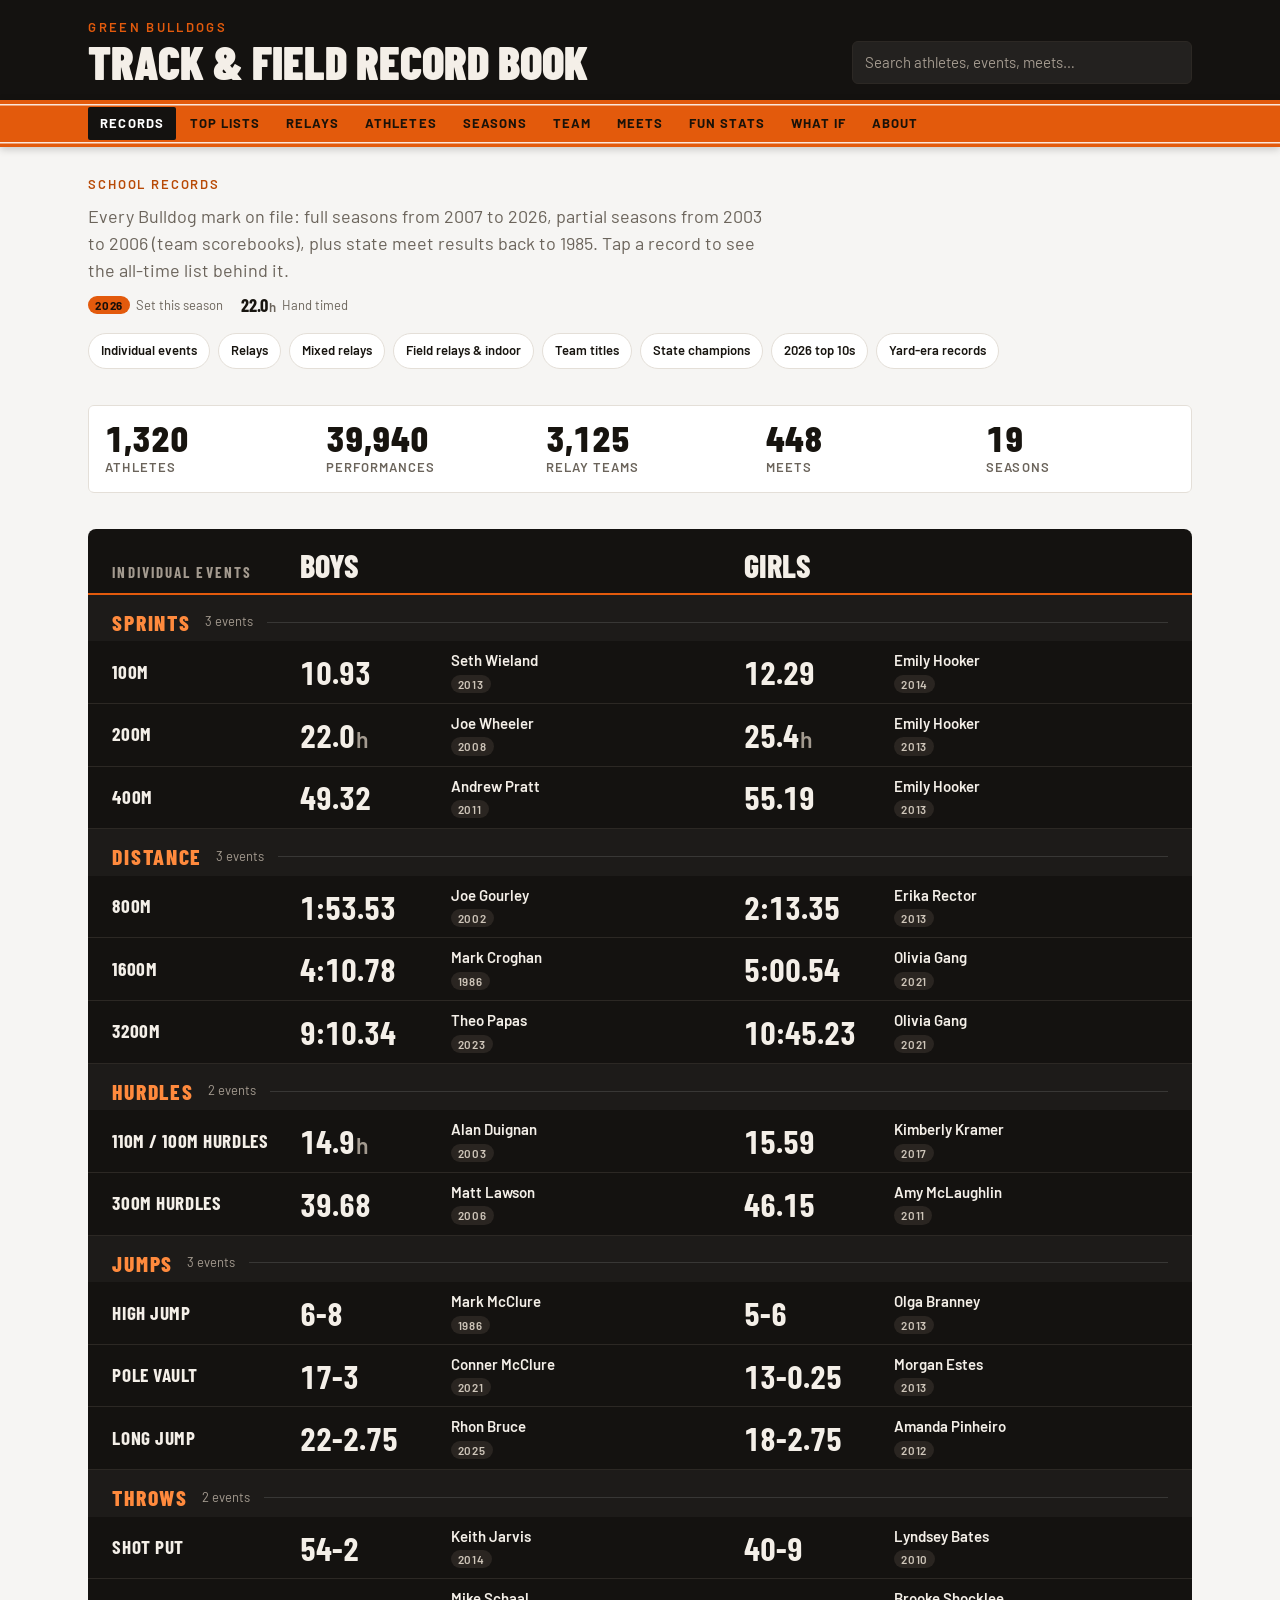
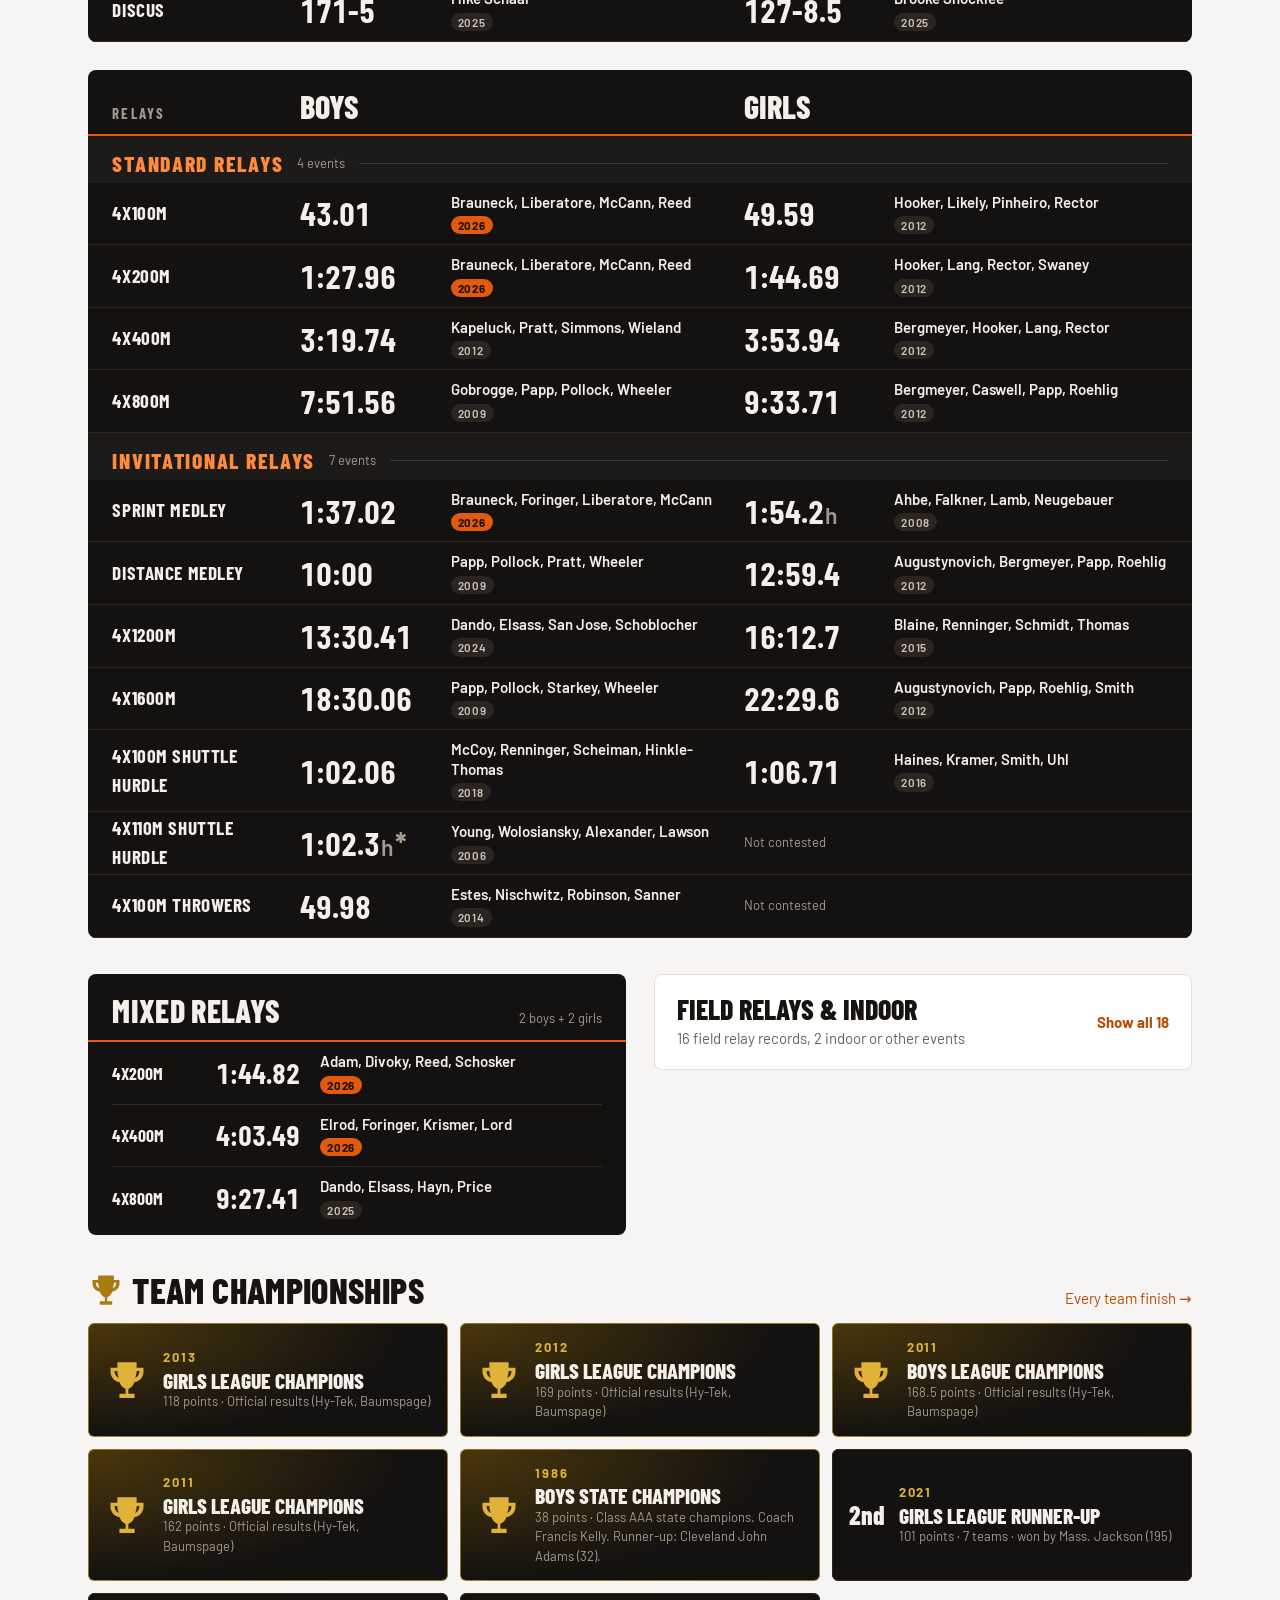
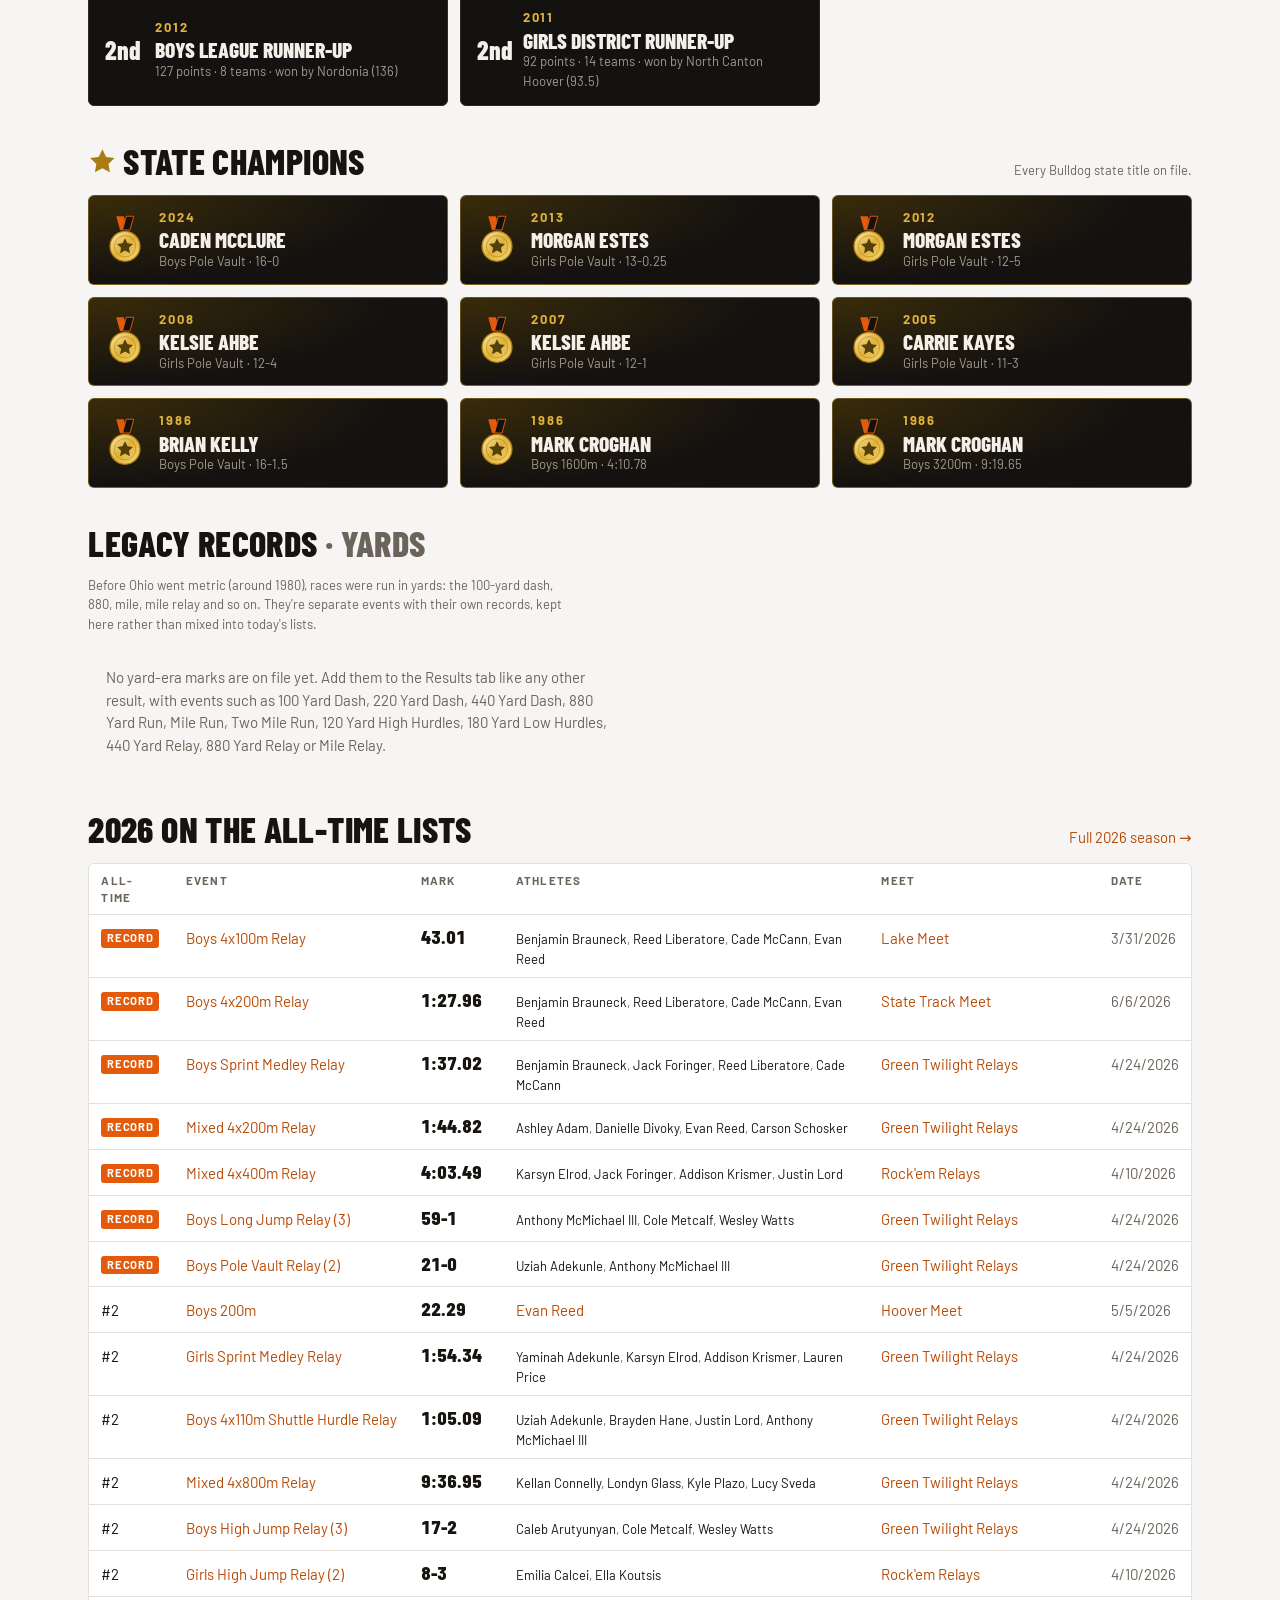
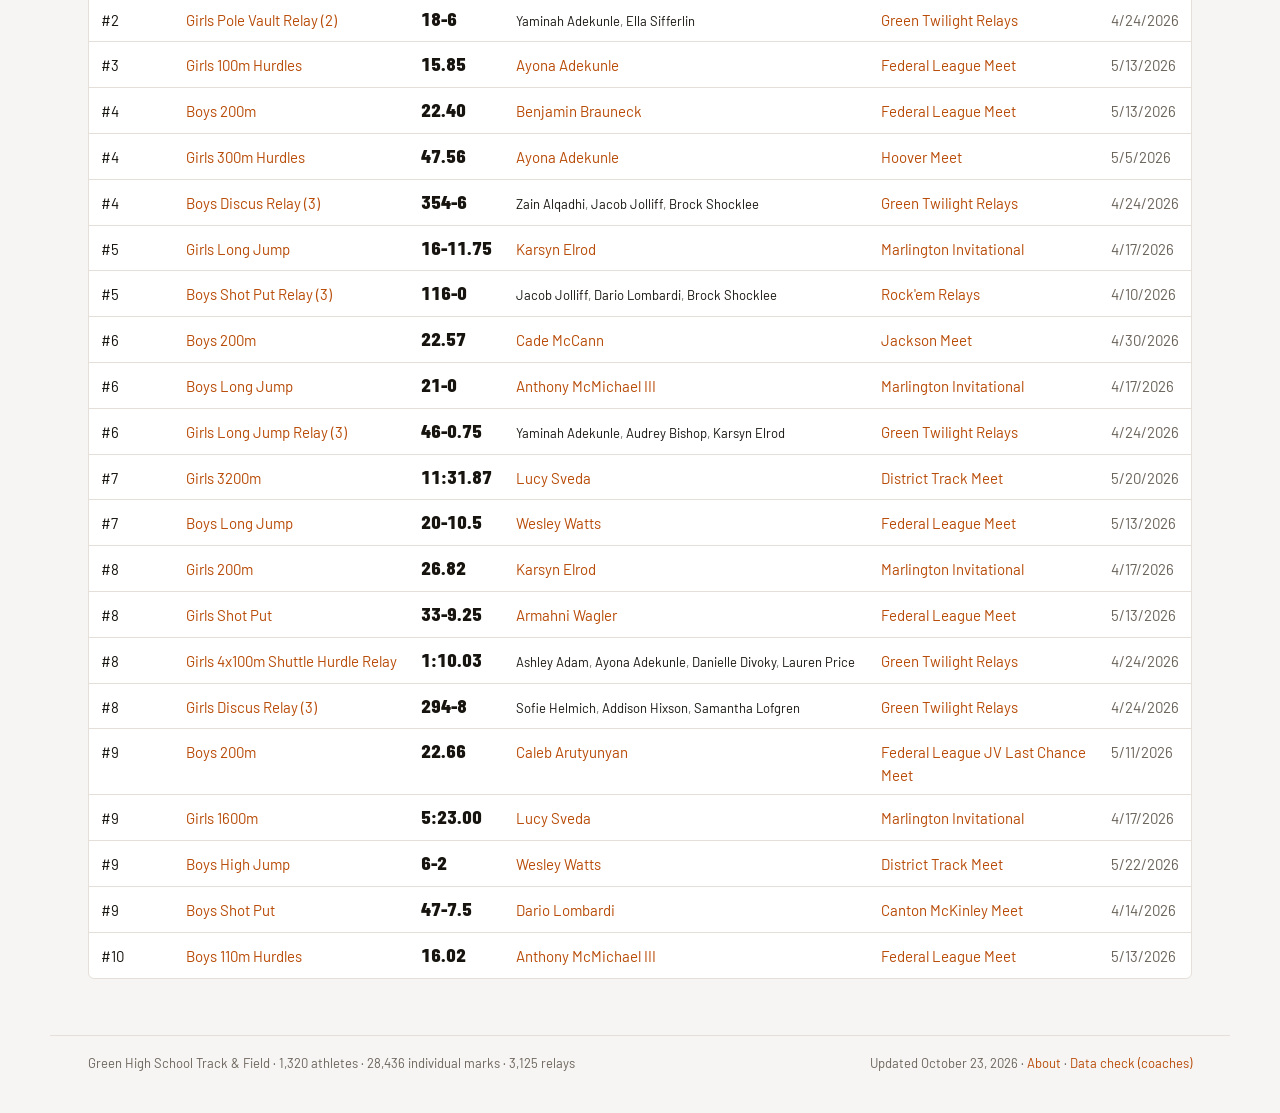
<file: site/index.html>
<!doctype html>
<html lang="en">
<head>
<meta charset="utf-8">
<meta name="viewport" content="width=device-width, initial-scale=1, viewport-fit=cover">
<title>Green Track &amp; Field Record Book</title>
<meta name="description" content="All-time results, school records, top lists and athlete histories for Green High School track and field.">
<link rel="preconnect" href="https://fonts.googleapis.com">
<link rel="preconnect" href="https://fonts.gstatic.com" crossorigin>
<link rel="stylesheet" href="https://fonts.googleapis.com/css2?family=Barlow+Condensed:wght@600;700;800;900&family=Barlow:ital,wght@0,400;0,500;0,600;0,700;1,400&display=swap">
<link rel="stylesheet" href="style.css">
</head>
<body>
<!--BODY-->
<header class="masthead">
  <div class="mast-inner">
    <a class="brand" href="#/">
      <span class="brand-school">Green Bulldogs</span>
      <span class="brand-title">Track &amp; Field Record Book</span>
    </a>
    <div class="search">
      <label class="sr-only" for="q">Search athletes, events and meets</label>
      <input id="q" type="search" placeholder="Search athletes, events, meets…" aria-controls="qres" autocomplete="off">
      <div id="qres" class="qres" hidden></div>
    </div>
  </div>
</header>
<div class="track">
  <nav class="tabs" aria-label="Sections">
    <a href="#/" data-tab="home">Records</a>
    <a href="#/top" data-tab="top">Top Lists</a>
    <a href="#/relays" data-tab="relays">Relays</a>
    <a href="#/athletes" data-tab="athletes">Athletes</a>
    <a href="#/season" data-tab="season">Seasons</a>
    <a href="#/team" data-tab="team">Team</a>
    <a href="#/meets" data-tab="meets">Meets</a>
    <a href="#/fun" data-tab="fun">Fun Stats</a>
    <a href="#/whatif" data-tab="whatif">What If</a>
    <a href="#/about" data-tab="about">About</a>
  </nav>
</div>
<main id="app" class="wrap" tabindex="-1"><p class="loading">Loading the record book…</p></main>
<footer class="wrap foot" id="foot"></footer>
<div id="tip" class="tip" hidden></div>
<button type="button" id="totop" class="totop" aria-label="Back to top" hidden><svg viewBox="0 0 24 24" aria-hidden="true"><path d="M12 5l-7 7m7-7l7 7M12 5v14" fill="none" stroke="currentColor" stroke-width="2.4" stroke-linecap="round" stroke-linejoin="round"/></svg></button>
<script src="app.js"></script>
<!--/BODY-->
</body>
</html>
</file>
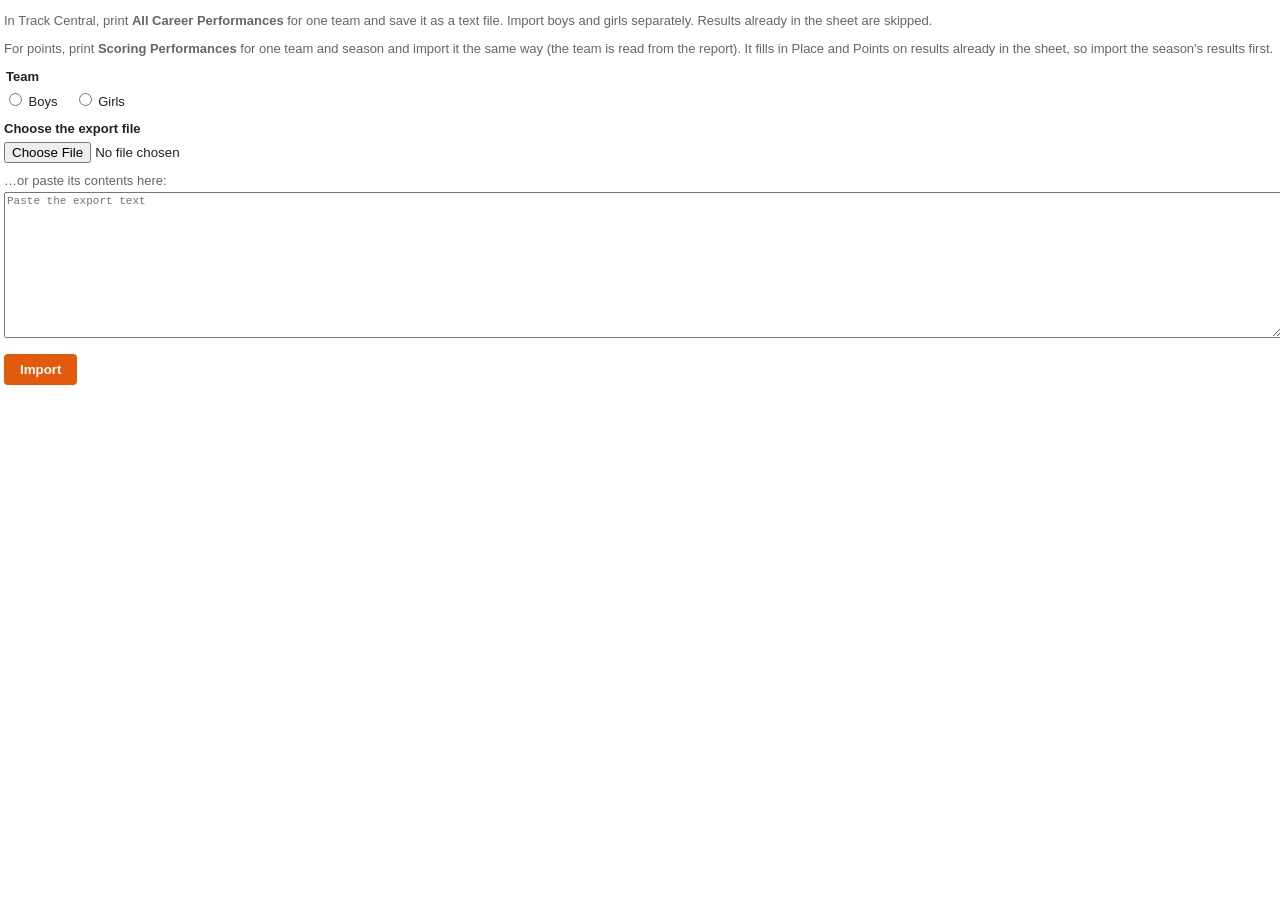
<file: apps-script/ImportDialog.html>
<!DOCTYPE html>
<html>
<head>
<base target="_top">
<style>
  body { font-family: Arial, sans-serif; font-size: 13px; color: #222; margin: 4px; }
  fieldset { border: 0; padding: 0; margin: 0 0 12px; }
  legend, label.lbl { font-weight: bold; display: block; margin-bottom: 6px; }
  .row { display: flex; gap: 16px; }
  textarea { width: 100%; height: 140px; font-family: monospace; font-size: 11px; }
  button { background: #e35a0c; color: #fff; border: 0; padding: 8px 16px; border-radius: 4px; font-weight: bold; cursor: pointer; }
  button:disabled { background: #bbb; }
  #msg { margin-top: 12px; line-height: 1.45; }
  .err { color: #a3261b; }
  .muted { color: #666; }
</style>
</head>
<body>
  <p class="muted">In Track Central, print <b>All Career Performances</b> for one team and save it as a text file. Import boys and girls separately. Results already in the sheet are skipped.</p>
  <p class="muted">For points, print <b>Scoring Performances</b> for one team and season and import it the same way (the team is read from the report). It fills in Place and Points on results already in the sheet, so import the season's results first.</p>
  <fieldset>
    <legend>Team</legend>
    <div class="row">
      <label><input type="radio" name="g" value="Boys"> Boys</label>
      <label><input type="radio" name="g" value="Girls"> Girls</label>
    </div>
  </fieldset>
  <label class="lbl" for="file">Choose the export file</label>
  <input type="file" id="file" accept=".txt,text/plain">
  <p class="muted" style="margin:10px 0 4px">…or paste its contents here:</p>
  <textarea id="paste" placeholder="Paste the export text"></textarea>
  <p><button id="go">Import</button></p>
  <div id="msg"></div>
<script>
  var go = document.getElementById('go'), msg = document.getElementById('msg');
  function gender() { var c = document.querySelector('input[name=g]:checked'); return c ? c.value : ''; }
  function send(text) {
    go.disabled = true; msg.className = ''; msg.textContent = 'Importing… this can take up to a minute for a full history.';
    google.script.run
      .withSuccessHandler(function (r) {
        go.disabled = false;
        if (r.scoring) {
          var t = '<b>' + r.team + ' ' + r.season + ' scoring:</b> ' + r.matched + ' of ' + r.found + ' scoring performances matched, ' + r.places + ' places filled in.';
          if (r.unmatched.length) t += '<br><span class="err">Not found in Results (import the season\'s All Career Performances first, or check the name/mark):<br>' + r.unmatched.slice(0, 15).join('<br>') + (r.unmatched.length > 15 ? '<br>…and ' + (r.unmatched.length - 15) + ' more' : '') + '</span>';
          msg.innerHTML = t + '<br><br>The website picks this up tonight, or use Track Records &gt; Publish website now.';
          return;
        }
        var s = '<b>' + r.added.toLocaleString() + '</b> new results added (' + r.found.toLocaleString() + ' in the file).';
        if (r.athletes) s += '<br>' + r.athletes + ' new athletes added to the Athletes tab.';
        if (r.meets) s += '<br>' + r.meets + ' new meet names added to the Meets tab.';
        if (r.unknownEvents.length) s += '<br><span class="err">These events aren\'t in the Events tab yet: ' + r.unknownEvents.join(', ') + '. Add a row for each so the website can use them.</span>';
        s += '<br><br>The website picks this up tonight, or use Track Records &gt; Publish website now.';
        msg.innerHTML = s;
      })
      .withFailureHandler(function (e) { go.disabled = false; msg.className = 'err'; msg.textContent = e.message; })
      .importTrackCentral(text, gender());
  }
  go.onclick = function () {
    var f = document.getElementById('file').files[0], t = document.getElementById('paste').value;
    if (!gender() && !/Scoring Performances/i.test(t.slice(0, 300)) && !f) { msg.className = 'err'; msg.textContent = 'Pick Boys or Girls first.'; return; }
    if (f) { var rd = new FileReader(); rd.onload = function () { send(rd.result); }; rd.readAsText(f); }
    else if (t.trim()) send(t);
    else { msg.className = 'err'; msg.textContent = 'Choose the export file or paste its text.'; }
  };
</script>
</body>
</html>
</file>
<file: site/style.css>
/* Layout: a fieldhouse record board. Black masthead with lane stripes, a dark "board"
   for the school records, quiet light pages for the lists. School colors: orange + black. */
:root {
  --bg: #f6f5f3;
  --surface: #ffffff;
  --ink: #17140f;
  --muted: #6b645b;
  --line: #e4dfd8;
  --accent: #b84a06;        /* orange for text/links on light */
  --accent-fill: #e35a0c;   /* orange for fills, stripes */
  --board: #141210;
  --board-ink: #f4efe8;
  --board-muted: #a39a8f;
  --board-line: #2c2824;
  --s-boys: #d35a0c;
  --s-girls: #2f64a8;
  --warn: #9a5b00;
  --warn-bg: #fff3dc;
  --bad: #a3261b;
  --chip: #efebe5;
  --focus: #2f64a8;
  --gold-line: #a97c12;
  --gold-ink: #3a2a05;
  --gold-text: #8a6200;
  --ok: #1f6b3a; --ok-bg: #e2f2e6; --ok2-bg: #eef5ef;
  --part: #8a5a00; --part-bg: #fbecc8; --tc-bg: #fbf4e2;
  --miss: #a3261b; --miss-bg: #fbe1dc;
  --font-display: "Barlow Condensed", "Arial Narrow", "Roboto Condensed", sans-serif;
  --font-body: "Barlow", "Segoe UI", system-ui, -apple-system, sans-serif;
  --step--1: 0.8125rem;
  --step-0: 0.9375rem;
  --step-1: 1.125rem;
  --step-2: 1.5rem;
  --step-3: 2.25rem;
  --step-4: 3.25rem;
  --radius: 6px;
}
@media (prefers-color-scheme: dark) {
  :root:not([data-theme="light"]) {
    --bg: #121110; --surface: #1a1917; --ink: #f2eee8; --muted: #a59d93; --line: #2e2b27;
    --accent: #ff8a3d; --accent-fill: #e06a1e; --board: #0b0a09; --board-ink: #f4efe8;
    --board-muted: #9c9389; --board-line: #2a2622; --s-boys: #e06a1e; --s-girls: #5c93d6;
    --warn: #f0b45a; --warn-bg: #2d2416; --bad: #ff8a7a; --chip: #24221f; --focus: #5c93d6;
    --gold-line: #e0b23a; --gold-text: #f2cf63;
    --ok: #7fd49a; --ok-bg: #173322; --ok2-bg: #1b2a20; --part: #f0b45a; --part-bg: #3a2c12; --tc-bg: #2c2518;
    --miss: #ff8a7a; --miss-bg: #3d1c18;
    color-scheme: dark;
  }
}
:root[data-theme="dark"] {
  --bg: #121110; --surface: #1a1917; --ink: #f2eee8; --muted: #a59d93; --line: #2e2b27;
  --accent: #ff8a3d; --accent-fill: #e06a1e; --board: #0b0a09; --board-ink: #f4efe8;
  --board-muted: #9c9389; --board-line: #2a2622; --s-boys: #e06a1e; --s-girls: #5c93d6;
  --warn: #f0b45a; --warn-bg: #2d2416; --bad: #ff8a7a; --chip: #24221f; --focus: #5c93d6;
  --gold-line: #e0b23a; --gold-text: #f2cf63;
  --ok: #7fd49a; --ok-bg: #173322; --ok2-bg: #1b2a20; --part: #f0b45a; --part-bg: #3a2c12; --tc-bg: #2c2518;
  --miss: #ff8a7a; --miss-bg: #3d1c18;
  color-scheme: dark;
}

* { box-sizing: border-box; }
html { -webkit-text-size-adjust: 100%; }
body {
  margin: 0; background: var(--bg); color: var(--ink);
  font-family: var(--font-body); font-size: var(--step-0); line-height: 1.5;
}
a { color: var(--accent); text-decoration: none; }
a:hover { text-decoration: underline; }
:focus-visible { outline: 2px solid var(--focus); outline-offset: 2px; }
h1, h2, h3 { font-family: var(--font-display); line-height: 1.05; text-wrap: balance; margin: 0; letter-spacing: 0.01em; }
h1 { font-size: var(--step-4); font-weight: 800; text-transform: uppercase; }
h2 { font-size: var(--step-3); font-weight: 800; text-transform: uppercase; }
h3 { font-size: var(--step-2); font-weight: 700; text-transform: uppercase; }
p { margin: 0; max-width: 68ch; }
.sr-only { position: absolute; width: 1px; height: 1px; overflow: hidden; clip: rect(0 0 0 0); white-space: nowrap; }
.num, td.mark, .mark { font-variant-numeric: tabular-nums; }

.wrap { max-width: 1180px; margin: 0 auto; padding-inline: max(16px, 3vw); }

/* ---------- masthead ---------- */
.masthead { background: var(--board); color: var(--board-ink); }
.mast-inner {
  max-width: 1180px; margin: 0 auto; padding: 18px max(16px, 3vw) 16px;
  display: flex; flex-wrap: wrap; gap: 12px 24px; align-items: end; justify-content: space-between;
}
.brand { color: inherit; display: grid; gap: 2px; text-decoration: none !important; }
.brand-school { font-family: var(--font-body); font-weight: 600; font-size: var(--step--1); letter-spacing: 0.18em; text-transform: uppercase; color: var(--accent-fill); }
.brand-title { font-family: var(--font-display); font-weight: 900; font-size: clamp(1.9rem, 5vw, 2.9rem); text-transform: uppercase; line-height: 0.95; }
.search { position: relative; flex: 1 1 240px; max-width: 340px; }
.search input {
  width: 100%; font: inherit; font-size: var(--step-0); padding: 9px 12px; border-radius: var(--radius);
  border: 1px solid var(--board-line); background: #ffffff10; color: var(--board-ink);
}
.search input::placeholder { color: var(--board-muted); }
.qres {
  position: absolute; z-index: 30; top: calc(100% + 4px); right: 0; width: max(100%, min(440px, calc(100vw - 32px)));
  background: var(--surface); color: var(--ink);
  border: 1px solid var(--line); border-radius: var(--radius); box-shadow: 0 10px 30px #0004; max-height: min(70vh, 560px); overflow: auto;
}
.qgroup + .qgroup { border-top: 1px solid var(--line); }
.qlabel {
  position: sticky; top: 0; z-index: 1; display: flex; justify-content: space-between; padding: 7px 12px 4px; background: var(--surface);
  font-size: 0.7rem; font-weight: 700; letter-spacing: 0.1em; text-transform: uppercase; color: var(--accent);
}
.qlabel span { color: var(--muted); font-weight: 600; letter-spacing: 0.04em; text-transform: none; }
.qres a { display: grid; gap: 0; padding: 6px 12px; color: var(--ink); line-height: 1.3; }
.qres a span { font-weight: 600; }
.qres a:hover, .qres a.on { background: var(--chip); text-decoration: none; }
.qres a.on { box-shadow: inset 3px 0 0 var(--accent-fill); }
.qres small { color: var(--muted); font-size: var(--step--1); }
.qres .empty, .qhint { padding: 12px; color: var(--muted); font-size: var(--step--1); line-height: 1.6; }
.qhint button {
  font: inherit; font-weight: 600; color: var(--ink); background: var(--chip); border: 1px solid var(--line); border-radius: 999px;
  padding: 1px 9px; margin: 2px 1px; cursor: pointer;
}
.qhint button:hover { border-color: var(--accent-fill); }
@media (max-width: 600px) { .qres { left: 0; width: auto; } }
/* Nav sits on a strip of track: orange surface, white lane lines, the current page is a black block in its lane. */
.track {
  --lane: #ffffffd9;
  background:
    linear-gradient(var(--lane), var(--lane)) left 0 top 4px / 100% 1.5px no-repeat,
    linear-gradient(var(--lane), var(--lane)) left 0 bottom 4px / 100% 1.5px no-repeat,
    var(--accent-fill);
  padding-block: 7px;
}
.tabs {
  max-width: 1180px; margin: 0 auto; padding: 0 max(16px, 3vw);
  display: flex; gap: 2px; overflow-x: auto; scrollbar-width: none;
}
.tabs::-webkit-scrollbar { display: none; }
@media (max-width: 1000px) {
  /* hint that the tab row scrolls */
  .tabs { -webkit-mask-image: linear-gradient(90deg, #000 calc(100% - 40px), transparent); mask-image: linear-gradient(90deg, #000 calc(100% - 40px), transparent); padding-right: 40px; }
}
.tabs a {
  color: #1a1209; padding: 7px 12px; white-space: nowrap; font-weight: 700; font-size: var(--step--1);
  letter-spacing: 0.08em; text-transform: uppercase; border-radius: 2px; text-decoration: none !important;
  transition: background-color .15s, color .15s;
}
.tabs a:hover { background: #0000001f; }
.tabs a.on { background: var(--board); color: #fff; }
.tabs a:focus-visible { outline: 2px solid var(--board); outline-offset: 1px; }

/* ---------- page scaffolding ---------- */
main { padding-block: 28px 56px; display: grid; gap: 36px; }
.loading { color: var(--muted); }
.page-head { display: grid; gap: 8px; }
.eyebrow { font-size: var(--step--1); font-weight: 600; letter-spacing: 0.14em; text-transform: uppercase; color: var(--accent); }
.lede { color: var(--muted); font-size: var(--step-1); }
.section { display: grid; gap: 14px; min-width: 0; }
.section-head { display: flex; flex-wrap: wrap; gap: 8px 16px; align-items: baseline; justify-content: space-between; }
.note { color: var(--muted); font-size: var(--step--1); }
.grid2 { display: grid; grid-template-columns: repeat(auto-fit, minmax(min(100%, 440px), 1fr)); gap: 28px; }
.grid3 { display: grid; grid-template-columns: repeat(auto-fit, minmax(min(100%, 300px), 1fr)); gap: 24px; }

/* stat strip */
.stats { display: grid; grid-template-columns: repeat(auto-fit, minmax(140px, 1fr)); background: var(--surface); border: 1px solid var(--line); border-radius: var(--radius); overflow: hidden; }
.stat { background: var(--surface); padding: 14px 16px; display: grid; gap: 2px; align-content: start; box-shadow: 1px 0 0 var(--line), 0 1px 0 var(--line); }
.stat b { font-family: var(--font-display); font-size: var(--step-3); font-weight: 800; line-height: 1; font-variant-numeric: tabular-nums; }
.stat span { color: var(--muted); font-size: var(--step--1); text-transform: uppercase; letter-spacing: 0.08em; font-weight: 600; }

/* ---------- record board ---------- */
.board { background: var(--board); color: var(--board-ink); border-radius: 4px; padding: 20px 22px 14px; min-width: 0; }
.board-title { display: flex; justify-content: space-between; align-items: baseline; gap: 12px; border-bottom: 2px solid var(--accent-fill); padding-bottom: 8px; margin-bottom: 4px; }
.board-title h3 { font-size: var(--step-3); font-weight: 900; }
.board-title span { color: var(--board-muted); font-size: var(--step--1); letter-spacing: 0.1em; text-transform: uppercase; }
.board-row {
  display: grid; grid-template-columns: minmax(96px, 9.5rem) minmax(80px, 7rem) 1fr; gap: 4px 14px; align-items: baseline;
  padding: 9px 0; border-bottom: 1px solid var(--board-line); color: inherit; text-decoration: none !important;
}
.board-row:last-child { border-bottom: 0; }
.board-row:hover .br-name { color: var(--accent-fill); }
.br-event { font-size: var(--step--1); font-weight: 600; text-transform: uppercase; letter-spacing: 0.08em; color: var(--board-muted); }
.br-mark { font-family: var(--font-display); font-weight: 800; font-size: 1.75rem; line-height: 1; font-variant-numeric: tabular-nums; }
.br-mark small { font-family: var(--font-body); font-size: 0.75rem; font-weight: 600; color: var(--board-muted); margin-left: 2px; }
.br-who { min-width: 0; }
.br-name { font-weight: 600; transition: color .15s; }
.br-meta { color: var(--board-muted); font-size: var(--step--1); }
.mixed-rows { display: grid; grid-template-columns: repeat(auto-fit, minmax(min(100%, 340px), 1fr)); column-gap: 28px; }
.mixed-rows .board-row:last-child { border-bottom: 1px solid var(--board-line); }
.board .sub { color: var(--board-muted); font-size: var(--step--1); margin-top: 14px; text-transform: uppercase; letter-spacing: 0.1em; font-weight: 600; }
@media (max-width: 520px) {
  .board { padding-inline: 14px; }
  .board-row { grid-template-columns: 1fr auto; }
  .br-event { grid-column: 1 / -1; }
  .br-mark { grid-column: 2; grid-row: 2; text-align: right; }
  .br-who { grid-column: 1; grid-row: 2; }
}

/* ---------- controls ---------- */
.controls { display: flex; flex-wrap: wrap; gap: 10px 18px; align-items: end; background: var(--surface); border: 1px solid var(--line); border-radius: var(--radius); padding: 12px 14px; }
.ctl { display: grid; gap: 4px; min-width: 0; }
.ctl > label, .ctl > .lbl { font-size: 0.72rem; font-weight: 700; letter-spacing: 0.1em; text-transform: uppercase; color: var(--muted); }
select, input[type="number"], input[type="search"].plain {
  font: inherit; font-size: var(--step-0); padding: 7px 10px; border: 1px solid var(--line); border-radius: var(--radius);
  background: var(--bg); color: var(--ink); max-width: 100%;
}
input[type="number"] { width: 6.5em; }
.seg { display: inline-flex; border: 1px solid var(--line); border-radius: var(--radius); overflow: hidden; background: var(--bg); }
.seg button {
  font: inherit; font-size: var(--step--1); font-weight: 600; padding: 7px 12px; border: 0; background: transparent; color: var(--muted);
  cursor: pointer; letter-spacing: 0.04em;
}
.seg button + button { border-left: 1px solid var(--line); }
.seg button[aria-pressed="true"] { background: var(--ink); color: var(--bg); }

/* ---------- tables ---------- */
.tbl-wrap { overflow-x: auto; background: var(--surface); border: 1px solid var(--line); border-radius: var(--radius); }
table { width: 100%; border-collapse: collapse; font-size: var(--step-0); }
th, td { text-align: left; padding: 8px 12px; border-bottom: 1px solid var(--line); vertical-align: baseline; }
th { font-size: 0.72rem; font-weight: 700; letter-spacing: 0.1em; text-transform: uppercase; color: var(--muted); background: var(--surface); position: sticky; top: 0; }
tr:last-child td { border-bottom: 0; }
tbody tr:hover td { background: color-mix(in srgb, var(--chip) 60%, transparent); }
td.rank { width: 3.2em; color: var(--muted); font-variant-numeric: tabular-nums; font-weight: 600; }
td.mark { font-family: var(--font-display); font-weight: 800; font-size: 1.2rem; white-space: nowrap; }
td.dim, .dim { color: var(--muted); }
td.nowrap { white-space: nowrap; }
tr.top1 td.rank { color: var(--accent); }
tr.flag td { opacity: 0.6; }
.legs { color: var(--muted); font-size: var(--step--1); }
.legs a { color: var(--ink); }
.legs .split { color: var(--muted); font-variant-numeric: tabular-nums; }

/* chips / badges */
.chip { display: inline-block; font-size: 0.7rem; font-weight: 700; letter-spacing: 0.06em; text-transform: uppercase; padding: 1px 6px; border-radius: 3px; background: var(--chip); color: var(--muted); vertical-align: 2px; white-space: nowrap; }
.chip.sr { background: var(--accent-fill); color: #fff; }
.chip.top { background: var(--ink); color: var(--bg); }
.chip.is-pr { background: transparent; color: var(--accent); border: 1px solid currentColor; }
.chip.warn { background: var(--warn-bg); color: var(--warn); }
.h { font-family: var(--font-body); font-size: 0.72em; font-weight: 600; color: var(--muted); margin-left: 1px; }

/* postseason honors */
.honors { display: flex; flex-wrap: wrap; gap: 8px; }
.honor {
  display: inline-flex; flex-wrap: wrap; align-items: baseline; gap: 2px 8px; font-size: var(--step--1); font-weight: 700; letter-spacing: 0.06em;
  text-transform: uppercase; padding: 5px 10px; border-radius: 3px; border: 1.5px solid var(--ink); color: var(--ink); background: transparent;
}
.honor b { font-weight: 600; letter-spacing: 0.02em; text-transform: none; font-variant-numeric: tabular-nums; min-width: 0; }
.honor.st { background: var(--accent-fill); border-color: var(--accent-fill); color: #fff; }
.honor.rg { background: var(--ink); border-color: var(--ink); color: var(--bg); }
.honor.di { border-color: var(--accent); color: var(--accent); }
.honor.in { border-color: var(--muted); color: var(--muted); }
.honor.rec { background: var(--board); border-color: var(--accent-fill); color: var(--board-ink); }
.honor.rec b { color: var(--accent-fill); }
.honor.frec { border-style: dashed; border-color: var(--ink); }
.honor.sm { font-size: 0.66rem; padding: 1px 6px; border-width: 1px; vertical-align: 2px; }

/* state champion: the one place the page gets loud */
.honor.champ {
  position: relative; overflow: hidden; color: var(--gold-ink); border: 1.5px solid var(--gold-line);
  background: linear-gradient(135deg, #fbe9a6 0%, #e0b23a 48%, #f6d97a 100%);
  box-shadow: 0 1px 0 #fff6 inset, 0 2px 8px #b8860b33;
}
.honor.champ .star { width: 1.05em; height: 1.05em; align-self: center; margin-right: -2px; }
.honor.champ::after {
  content: ""; position: absolute; inset: 0; transform: translateX(-120%);
  background: linear-gradient(100deg, transparent 30%, #ffffffaa 50%, transparent 70%);
  animation: shine 3.2s ease-in-out 0.6s infinite;
}
@keyframes shine { 0%, 55% { transform: translateX(-120%); } 85%, 100% { transform: translateX(120%); } }
.honor.allohio { border-color: var(--gold-line); color: var(--gold-text); background: transparent; }
.honor.allohio::before { content: "★"; font-size: 0.85em; margin-right: -3px; }
.champ-banner {
  display: flex; align-items: center; gap: 18px; padding: 16px 22px; border-radius: 6px;
  background: radial-gradient(120% 140% at 0% 0%, #3a2c0a 0%, var(--board) 55%); color: var(--board-ink);
  border: 1px solid #e0b23a66; box-shadow: 0 0 0 1px #000 inset, 0 10px 30px #b8860b22;
}
.champ-banner .medal { width: 58px; height: 72px; flex: none; filter: drop-shadow(0 4px 8px #0006); }
.cb-text { display: grid; gap: 2px; min-width: 0; }
.cb-kicker { font-size: var(--step--1); font-weight: 700; letter-spacing: 0.18em; text-transform: uppercase; color: #e0b23a; }
.cb-title {
  font-family: var(--font-display); font-weight: 900; font-size: clamp(2rem, 6vw, 3.2rem); line-height: 0.95; text-transform: uppercase;
  background: linear-gradient(180deg, #fff3c4 0%, #f2cf63 45%, #c8961e 100%); -webkit-background-clip: text; background-clip: text; color: transparent;
}
.cb-sub { color: var(--board-muted); }
.cb-sub b { color: var(--board-ink); font-family: var(--font-display); font-size: 1.15em; }
.cb-sub a { color: #f2cf63; }
.cb-sub b.cb-yr { color: #e0b23a; font-family: var(--font-body); font-size: 1em; }
tr.champ-row td { background: color-mix(in srgb, #e0b23a 14%, transparent); }
.panel-champ { border-color: var(--gold-line); box-shadow: 0 0 0 1px var(--gold-line) inset; }
.panel-champ h3 { color: var(--gold-text); display: flex; gap: 6px; align-items: center; }
.section-head h2 .star, .panel h3 .star { width: 0.8em; height: 0.8em; color: var(--gold-line); margin-right: 6px; vertical-align: 0; }
.champ-roll { display: grid; grid-template-columns: repeat(auto-fill, minmax(min(100%, 300px), 1fr)); gap: 12px; }
.champ-card {
  display: flex; gap: 14px; align-items: center; padding: 12px 16px; border-radius: 6px; text-decoration: none !important;
  background: radial-gradient(140% 160% at 0% 0%, #3a2c0a 0%, var(--board) 60%); color: var(--board-ink); border: 1px solid #e0b23a66;
}
.champ-card:hover { border-color: #e0b23a; }
.champ-card .medal { width: 40px; height: 50px; flex: none; }
.champ-card > span { display: grid; gap: 1px; min-width: 0; }
.cc-year { font-size: var(--step--1); font-weight: 700; letter-spacing: 0.14em; color: #e0b23a; }
.cc-name { font-family: var(--font-display); font-weight: 800; font-size: 1.35rem; line-height: 1.05; text-transform: uppercase; }
.cc-ev { color: var(--board-muted); font-size: var(--step--1); }
@media (prefers-reduced-motion: reduce) { .honor.champ::after { display: none; } }

/* lists of cards */
.cards { display: grid; grid-template-columns: repeat(auto-fill, minmax(min(100%, 250px), 1fr)); gap: 10px; }
.card { background: var(--surface); border: 1px solid var(--line); border-radius: var(--radius); padding: 12px 14px; display: grid; gap: 2px; color: var(--ink); text-decoration: none !important; }
a.card:hover { border-color: var(--accent-fill); }
.card .t { font-weight: 700; }
.card .m { color: var(--muted); font-size: var(--step--1); }

/* athlete page */
.ath-head { display: grid; gap: 10px; }
.ath-head h1 { font-size: clamp(2.4rem, 7vw, 4rem); }
.facts { display: flex; flex-wrap: wrap; gap: 6px 18px; color: var(--muted); }
.facts b { color: var(--ink); font-weight: 700; }
.pr-grid { display: grid; grid-template-columns: repeat(auto-fill, minmax(min(100%, 200px), 1fr)); gap: 10px; }
.pr { background: var(--surface); border: 1px solid var(--line); border-radius: var(--radius); padding: 12px 14px; display: grid; gap: 2px; text-align: left; font: inherit; color: var(--ink); cursor: pointer; }
.pr[aria-pressed="true"] { border-color: var(--accent-fill); box-shadow: inset 0 0 0 1px var(--accent-fill); }
.pr .ev { font-size: 0.72rem; font-weight: 700; letter-spacing: 0.1em; text-transform: uppercase; color: var(--muted); }
.pr .v { font-family: var(--font-display); font-weight: 800; font-size: 2rem; line-height: 1.05; font-variant-numeric: tabular-nums; }
.pr .d { color: var(--muted); font-size: var(--step--1); }

/* charts */
.chart { background: var(--surface); border: 1px solid var(--line); border-radius: var(--radius); padding: 14px 14px 8px; min-width: 0; }
.chart svg { display: block; width: 100%; height: auto; overflow: visible; }
.chart .ttl { font-weight: 700; margin-bottom: 2px; }
.chart .cap { color: var(--muted); font-size: var(--step--1); margin-bottom: 8px; }
.legend { display: flex; gap: 14px; font-size: var(--step--1); color: var(--muted); margin-bottom: 6px; }
.legend i { display: inline-block; width: 10px; height: 10px; border-radius: 2px; margin-right: 6px; vertical-align: -1px; }
.ax text { fill: var(--muted); font-size: 11px; font-family: var(--font-body); font-variant-numeric: tabular-nums; }
.ax line, .ax path { stroke: var(--line); }
.tip {
  position: fixed; z-index: 50; pointer-events: none; background: var(--ink); color: var(--bg); padding: 6px 9px; border-radius: 4px;
  font-size: var(--step--1); line-height: 1.35; max-width: 260px; box-shadow: 0 6px 18px #0003;
}

/* fun stats */
.leader { display: grid; grid-template-columns: 1.8em 1fr auto; gap: 8px; padding: 7px 0; border-bottom: 1px solid var(--line); align-items: baseline; }
.leader:last-child { border-bottom: 0; }
.leader .n { color: var(--muted); font-variant-numeric: tabular-nums; font-weight: 600; }
.leader .v { font-family: var(--font-display); font-weight: 800; font-size: 1.15rem; font-variant-numeric: tabular-nums; text-align: right; }
.leader .s { display: block; color: var(--muted); font-size: var(--step--1); }
.panel { background: var(--surface); border: 1px solid var(--line); border-radius: var(--radius); padding: 14px 16px; display: grid; gap: 8px; align-content: start; min-width: 0; }
.panel h3 { font-size: 1.35rem; }
.panel > p.note { margin-top: -4px; }

.callout { background: var(--warn-bg); color: var(--ink); border-radius: var(--radius); padding: 12px 14px; font-size: var(--step-0); }
.callout b { color: var(--warn); }
.empty { color: var(--muted); padding: 18px; }
.more { font: inherit; font-weight: 600; background: var(--surface); border: 1px solid var(--line); border-radius: var(--radius); padding: 8px 14px; cursor: pointer; color: var(--ink); justify-self: start; }
.prose { display: grid; gap: 12px; max-width: 72ch; }
.prose h3 { margin-top: 10px; }
.prose ol, .prose ul { margin: 0; padding-left: 1.3em; display: grid; gap: 6px; }
.prose code { font-size: 0.9em; background: var(--chip); padding: 1px 5px; border-radius: 3px; }

.foot { color: var(--muted); font-size: var(--step--1); padding-block: 18px 40px; border-top: 1px solid var(--line); display: flex; flex-wrap: wrap; gap: 6px 18px; justify-content: space-between; }

@media (max-width: 600px) {
  th, td { padding: 7px 8px; }
  td.mark { font-size: 1.05rem; }
  main { gap: 28px; }
}
@media (prefers-reduced-motion: reduce) { * { transition: none !important; animation: none !important; } }

/* ---------- coverage checklist (Data check) ---------- */
.cov-legend { display: flex; flex-wrap: wrap; gap: 6px 14px; margin: 0 0 12px; font-size: var(--step--1); color: var(--muted); }
.cov-legend span { display: inline-flex; align-items: center; gap: 6px; }
.cov-wrap { overflow-x: auto; border: 1px solid var(--line); border-radius: var(--radius); background: var(--surface); }
table.cov { border-collapse: collapse; width: 100%; min-width: 640px; font-size: var(--step--1); }
table.cov th, table.cov td { padding: 4px 5px; border-bottom: 1px solid var(--line); text-align: center; }
table.cov thead th { font-family: var(--font-display); text-transform: uppercase; letter-spacing: .04em; font-weight: 600; color: var(--muted); background: var(--surface); position: sticky; top: 0; }
table.cov thead tr:first-child th { color: var(--ink); font-size: var(--step-0); }
table.cov th.yr { text-align: left; font-family: var(--font-display); font-size: var(--step-1); font-weight: 700; padding-left: 10px; }
table.cov th.yr a { color: var(--ink); }
table.cov .gsep { border-left: 2px solid var(--line); }
table.cov td.off { color: var(--muted); font-style: italic; text-align: left; }
table.cov tbody tr:last-child > * { border-bottom: 0; }
.cv { display: inline-flex; align-items: center; justify-content: center; gap: 4px; min-width: 2.1em; height: 1.75em; padding: 0 6px; border-radius: 4px; font-weight: 700; line-height: 1; cursor: help; white-space: nowrap; }
.cv-complete { background: var(--ok-bg); color: var(--ok); }
.cv-none { background: var(--ok2-bg); color: var(--ok); font-weight: 500; }
.cv-partial { background: var(--part-bg); color: var(--part); }
.cv-tc { background: var(--tc-bg); color: var(--part); font-weight: 500; }
.cv-missing { background: var(--miss-bg); color: var(--miss); }
.cv-unknown { background: var(--chip); color: var(--muted); font-weight: 500; }
.cv-notyet { background: transparent; color: var(--muted); box-shadow: inset 0 0 0 1px var(--line); font-weight: 500; }
.cov-sum { display: flex; flex-wrap: wrap; gap: 8px; margin: 0 0 14px; }
.cov-sum button { font: inherit; font-size: var(--step--1); border: 1px solid var(--line); background: var(--surface); color: var(--ink); border-radius: 999px; padding: 4px 10px 4px 4px; display: inline-flex; align-items: center; gap: 6px; cursor: pointer; }
.cov-sum button[aria-pressed="true"] { border-color: var(--ink); box-shadow: inset 0 0 0 1px var(--ink); }
table.cov.dimmed .cv:not(.hl) { opacity: .25; }
.todo { list-style: none; margin: 0; padding: 0; display: grid; grid-template-columns: repeat(auto-fill, minmax(330px, 1fr)); gap: 8px; }
.todo li { display: grid; grid-template-columns: auto 1fr; gap: 2px 10px; padding: 10px 12px; align-items: start; border: 1px solid var(--line); border-radius: var(--radius); background: var(--surface); }
.todo li .box { grid-row: span 2; width: 16px; height: 16px; margin-top: 3px; border: 2px solid var(--muted); border-radius: 4px; }
.todo li.p-missing { border-left: 3px solid var(--miss); }
.todo li.p-partial, .todo li.p-tc { border-left: 3px solid var(--part); }
.todo li.p-missing .box { border-color: var(--miss); }
.todo li.p-partial .box, .todo li.p-tc .box { border-color: var(--part); }
.todo li b { font-weight: 600; }
.todo li small { color: var(--muted); line-height: 1.4; }
table.cov .abbr { display: none; }
@media (max-width: 600px) {
  table.cov { min-width: 0; }
  table.cov th, table.cov td { padding: 4px 2px; }
  table.cov th.yr { font-size: var(--step-0); padding-left: 6px; }
  table.cov thead th { letter-spacing: 0; font-size: 0.7rem; }
  table.cov .full { display: none; }
  table.cov .abbr { display: inline; }
  .cv { min-width: 1.5em; padding: 0 2px; height: 1.6em; font-size: 0.7rem; }
  table.cov th.yr { padding-left: 4px; }
}
.todo-group { margin: 18px 0 6px; font-family: var(--font-display); text-transform: uppercase; letter-spacing: .05em; font-size: var(--step-0); color: var(--muted); }

/* Phones: keep table rows one line tall and let the table scroll sideways, instead of
   squeezing meet names into tall, narrow columns. Relay lineups and notes still wrap. */
@media (max-width: 600px) {
  .tbl-wrap td { white-space: nowrap; }
  .tbl-wrap td.dim, .tbl-wrap td.legs { white-space: normal; }
  .tbl-wrap td.legs { min-width: 210px; }
}

.facts .pts-rank { font-weight: 700; color: var(--accent); white-space: nowrap; }

/* relays missing runners */
.miss-n { color: var(--miss); font-weight: 700; white-space: nowrap; }
.miss-who { min-width: 230px; }

/* wind reading next to a sprint/hurdles/jump mark */
.wind { font-size: .72em; font-weight: 500; color: var(--muted, #888); font-family: var(--font-body, inherit); letter-spacing: 0; white-space: nowrap; }
.wind.aided { color: var(--part, #b26a00); }

/* What if */
.wi-hero { display: grid; grid-template-columns: minmax(220px, 1fr) 2.2fr; gap: 14px; margin: 18px 0 12px; align-items: start; }
.wi-who { background: var(--board); color: var(--board-ink); border-radius: var(--radius); padding: 16px 18px; display: grid; gap: 4px; align-content: start; border-top: 4px solid var(--accent-fill); }
.wi-who .eyebrow { color: var(--board-muted); }
.wi-who a { color: var(--board-ink); }
.wi-who .note { color: var(--board-muted); }
.wi-who .note a { color: var(--board-muted); }
.wi-name { font-family: var(--font-display); font-weight: 700; font-size: var(--step-2); line-height: 1.1; }
.wi-mark { font-family: var(--font-display); font-weight: 800; font-size: var(--step-4); line-height: 1; font-variant-numeric: tabular-nums; }
.wi-mark .dim { font-size: var(--step-1); font-weight: 600; color: var(--board-muted); }
.wi-stats { grid-template-columns: repeat(auto-fit, minmax(120px, 1fr)); }
.wi-stats .stat b small { font-size: 0.5em; color: var(--muted); font-weight: 700; }
.wi-sum { margin: 4px 0 12px; font-size: var(--step-0); }
.wi-table td.wi-cell { vertical-align: top; min-width: 112px; }
.wi-cell b { font-variant-numeric: tabular-nums; }
.wi-cell .wi-ref { display: block; font-size: 0.74rem; color: var(--muted); white-space: nowrap; font-variant-numeric: tabular-nums; }
.wi-tag { display: inline-block; font-size: 0.64rem; font-weight: 700; letter-spacing: 0.06em; text-transform: uppercase; padding: 0 5px; border-radius: 3px; vertical-align: 2px; white-space: nowrap; }
.wi-cell.win b { color: var(--gold-text); }
.wi-cell.win .wi-tag { background: transparent; color: var(--gold-text); border: 1px solid var(--gold-line); }
.wi-cell.adv { background: var(--ok2-bg); }
.wi-cell.adv b { color: var(--ok); }
.wi-cell.adv .wi-tag { background: var(--ok-bg); color: var(--ok); }
.wi-cell.out b, .wi-cell.out .wi-tag { color: var(--muted); }
.wi-cell.out .wi-tag { background: var(--chip); }
.wi-cell.none { color: var(--muted); text-align: center; }
.wi-table tr.wi-own td { box-shadow: inset 0 2px 0 var(--accent-fill), inset 0 -2px 0 var(--accent-fill); }
.wi-try { display: flex; gap: 6px; }
.wi-try input { width: 8.5em; font: inherit; font-size: var(--step-0); padding: 7px 10px; border: 1px solid var(--line); border-radius: var(--radius); background: var(--bg); color: var(--ink); }
.wi-try button { font: inherit; font-weight: 700; padding: 6px 12px; border-radius: 4px; border: 1px solid var(--ink); background: var(--ink); color: var(--bg); cursor: pointer; }
.wi-link { margin-top: 10px; font-weight: 600; }
@media (max-width: 720px) {
  .wi-hero { grid-template-columns: 1fr; }
  .wi-mark { font-size: var(--step-3); }
}
.ctl.wi-pick { flex: 1 1 240px; max-width: 420px; }
.ctl.wi-pick select { width: 100%; }
.wi-table th:first-child, .wi-table td:first-child { position: sticky; left: 0; z-index: 1; background: var(--surface); box-shadow: 1px 0 0 var(--line); }
@media (max-width: 720px) { .wi-table .chip { display: none; } }
.wi-search { position: relative; }
.wi-search input { width: 100%; }
.wi-search .qres { left: 0; right: auto; width: max(100%, min(400px, calc(100vw - 32px))); }
.wi-search .qres a { cursor: pointer; }

/* Team results */
.trophy { width: 1em; height: 1em; vertical-align: -0.12em; }
.section-head h2 .trophy { color: var(--gold-line); margin-right: 8px; }
.team-roll { display: grid; grid-template-columns: repeat(auto-fill, minmax(min(100%, 300px), 1fr)); gap: 12px; }
.team-card {
  display: flex; gap: 14px; align-items: center; padding: 14px 16px; border-radius: 6px; text-decoration: none !important;
  background: radial-gradient(140% 160% at 0% 0%, #4a370b 0%, var(--board) 62%); color: var(--board-ink); border: 1px solid #e0b23a99;
}
a.team-card:hover { border-color: #e0b23a; }
.team-card > .trophy { width: 44px; height: 44px; flex: none; color: #e0b23a; }
.team-card > span { display: grid; gap: 1px; min-width: 0; }
.tc-year { font-size: var(--step--1); font-weight: 700; letter-spacing: 0.14em; color: #e0b23a; }
.tc-name { font-family: var(--font-display); font-weight: 800; font-size: 1.35rem; line-height: 1.05; text-transform: uppercase; }
.tc-ev { color: var(--board-muted); font-size: var(--step--1); }
.team-card.runner { background: var(--board); border-color: var(--board-line); }
.team-card.runner:hover { border-color: var(--accent-fill); }
.tc-pl { font-family: var(--font-display); font-weight: 800; font-size: 1.6rem; min-width: 44px; text-align: center; color: var(--board-ink); }
.tm-table td.tm-cell { vertical-align: top; min-width: 120px; }
.tm-cell .tm-ref { display: block; font-size: 0.74rem; color: var(--muted); }
.tm-cell b { font-variant-numeric: tabular-nums; }
.tm-cell.win { background: color-mix(in srgb, #e0b23a 16%, transparent); }
.tm-cell.win b { color: var(--gold-text); }
.tm-cell.win .trophy { margin-right: 4px; }
.tm-cell.pod b { color: var(--accent); }
.tm-cell.zero { color: var(--muted); }
.tm-table th:first-child, .tm-table td:first-child { position: sticky; left: 0; z-index: 1; background: var(--surface); box-shadow: 1px 0 0 var(--line); }
.team-chips { display: flex; flex-wrap: wrap; gap: 8px; }
.team-chip { border: 1px solid var(--line); background: var(--surface); border-radius: 999px; padding: 4px 12px; font-size: var(--step--1); }
.team-chip b { font-weight: 700; margin-right: 4px; }
.team-chip.win { border-color: var(--gold-line); color: var(--gold-text); background: color-mix(in srgb, #e0b23a 12%, var(--surface)); }

/* field series: toggle on the mark, attempts in a row underneath */
.ser-btn { font: 700 0.66rem/1 var(--font-body); letter-spacing: 0.06em; text-transform: uppercase; color: var(--accent); background: transparent; border: 1px solid var(--line); border-radius: 3px; padding: 3px 6px 3px 5px; margin-left: 6px; cursor: pointer; vertical-align: 2px; white-space: nowrap; }
.ser-btn::before { content: ""; display: inline-block; width: 0; height: 0; border-left: 4px solid currentColor; border-top: 3.5px solid transparent; border-bottom: 3.5px solid transparent; margin-right: 4px; vertical-align: 0.5px; transition: transform 0.15s; }
.ser-btn[aria-expanded="true"]::before { transform: rotate(90deg); }
.ser-btn:hover { border-color: var(--accent); }
.ser-btn:focus-visible { outline: 2px solid var(--focus); outline-offset: 1px; }
tr.ser-row > td { background: var(--bg); padding-top: 8px; padding-bottom: 10px; }
.ser { list-style: none; margin: 0; padding: 0; display: flex; flex-wrap: wrap; gap: 6px; position: sticky; left: 12px; width: max-content; max-width: min(640px, calc(100vw - 72px)); }
.ser li { display: inline-flex; align-items: baseline; gap: 6px; background: var(--surface); border: 1px solid var(--line); border-radius: 4px; padding: 4px 9px; font-variant-numeric: tabular-nums; }
.ser li .n { font-size: 0.68rem; font-weight: 700; color: var(--muted); }
.ser li b { font-weight: 600; }
.ser li.out b { color: var(--muted); font-weight: 400; }
.ser li.best { border-color: var(--accent-fill); box-shadow: inset 0 0 0 1px var(--accent-fill); }
.ser li.best b { color: var(--accent); font-weight: 700; }
.ser.vert li { flex-direction: column; align-items: center; gap: 2px; padding: 4px 8px; min-width: 46px; }
.ser.vert li span { display: flex; gap: 2px; }
.ser.vert i { font-style: normal; font-weight: 700; font-size: 0.78rem; width: 1.05em; text-align: center; }
.ser.vert .a-o { color: var(--ok); }
.ser.vert .a-x { color: var(--miss); }
.ser.vert .a-p { color: var(--muted); }
.ser.vert li.out { opacity: 0.7; }
.ser.vert li.out b { text-decoration: line-through; text-decoration-color: var(--muted); }

/* asterisk: a mark or relay leg the sources disagree on; the note shows on hover/focus */
.ast { color: var(--accent); font-weight: 700; margin-left: 1px; cursor: help; }
.ast:focus-visible { outline: 2px solid var(--focus); outline-offset: 1px; border-radius: 2px; }

.ser.laps li .cum { font-size: 0.72rem; color: var(--muted); margin-left: 2px; }

/* ---------- sticky tab bar, compact phone header, back to top ---------- */
.track { position: sticky; top: 0; z-index: 40; box-shadow: 0 2px 8px #0003; }
html { scroll-padding-top: 64px; }
.qres { z-index: 60; }
@media (max-width: 600px) {
  .mast-inner { padding: 12px 16px 10px; gap: 8px 16px; }
  .brand-title { font-size: 1.55rem; }
  .brand-school { font-size: 0.68rem; }
  .search { max-width: none; }
  .search input { padding: 7px 10px; }
  .track { padding-block: 5px; }
  .tabs a { padding: 6px 10px; }
}
.totop {
  position: fixed; right: max(16px, env(safe-area-inset-right)); bottom: max(16px, env(safe-area-inset-bottom)); z-index: 45;
  width: 44px; height: 44px; border-radius: 50%; border: 1px solid var(--board-line); background: var(--board); color: var(--board-ink);
  display: grid; place-items: center; cursor: pointer; box-shadow: 0 6px 18px #0004; transition: opacity .2s, transform .2s;
}
.totop svg { width: 20px; height: 20px; }
.totop:hover { background: var(--accent-fill); border-color: var(--accent-fill); }
.totop[hidden] { display: none; }

/* ---------- stat strips: no empty box when an odd tile is left over on phones ---------- */
.stat em { font-style: normal; color: var(--muted); font-size: 0.72rem; letter-spacing: 0.02em; text-transform: none; font-weight: 500; }
@media (max-width: 600px) {
  .stats { grid-template-columns: repeat(2, minmax(0, 1fr)); }
  .stats .stat:last-child:nth-child(odd) { grid-column: 1 / -1; }
}

/* ---------- tables that turn into stacked rows on phones ---------- */
td.ph { display: none; }
@media (max-width: 600px) {
  .tbl-wrap.stk { overflow: visible; }
  .stk table, .stk tbody { display: block; }
  .stk thead { display: none; }
  .stk tr { display: flex; flex-wrap: wrap; align-items: baseline; column-gap: 10px; row-gap: 3px; padding: 9px 12px; border-bottom: 1px solid var(--line); }
  .stk tr:last-child { border-bottom: 0; }
  .stk tr[hidden] { display: none; }
  .stk tr.ser-row { padding-top: 0; }
  .stk tr.ser-row > td { background: transparent; padding: 0; }
  .tbl-wrap.stk td { display: block; padding: 0; border: 0; white-space: normal; min-width: 0; }
  .tbl-wrap.stk td.dk { display: none; }
  .tbl-wrap.stk td.ph { display: block; flex: 1 0 100%; font-size: var(--step--1); color: var(--muted); }
  .tbl-wrap.stk td.ph a { color: var(--accent); }
  .tbl-wrap.stk td.full { flex: 1 0 100%; }
  .tbl-wrap.stk td.grow { flex: 1 1 auto; }
  .tbl-wrap.stk td.rank { width: auto; min-width: 1.6em; }
  .tbl-wrap.stk td.legs { min-width: 0; }
  .tbl-wrap.stk td[data-l] { flex: 1 1 calc(50% - 10px); }
  .tbl-wrap.stk td[data-l]::before { content: attr(data-l); display: block; font-size: 0.66rem; font-weight: 700; letter-spacing: 0.08em; text-transform: uppercase; color: var(--muted); }
  .tbl-wrap.stk td[data-l].none { display: none; }
  .tbl-wrap.stk td[data-li]::before { content: attr(data-li); display: inline-block; min-width: 2.4em; font-size: 0.7rem; font-weight: 700; color: var(--muted); }
  .stk tr.wi-own { box-shadow: inset 3px 0 0 var(--accent-fill); }
  .stk tr.wi-own td { box-shadow: none !important; }
  .stk .wi-table td:first-child, .stk .tm-table td:first-child { position: static; box-shadow: none; background: transparent; }
  .stk .wi-cell, .stk .tm-cell { background: transparent !important; }
  .stk tr.champ-row { background: color-mix(in srgb, #e0b23a 14%, transparent); }
  .stk tr.champ-row td { background: transparent; }
}

/* ---------- meets index filters, collapsible seasons, show-all ---------- */
.meet-note { color: var(--muted); max-width: 72ch; }
.meet-note b { color: var(--ink); }
.yr-block > summary { cursor: pointer; list-style: none; display: flex; align-items: baseline; gap: 10px; padding: 6px 0; }
.yr-block > summary::-webkit-details-marker { display: none; }
.yr-block > summary::before { content: ""; width: 0; height: 0; border-left: 6px solid var(--accent); border-top: 5px solid transparent; border-bottom: 5px solid transparent; transition: transform .15s; align-self: center; }
.yr-block[open] > summary::before { transform: rotate(90deg); }
.yr-block > summary h3 { display: inline; }
.yr-block > summary .note { margin-left: 2px; }
.yr-block[open] > summary { margin-bottom: 8px; }
.other-finishes { display: flex; flex-wrap: wrap; gap: 8px; }
main:focus { outline: none; }

/* records page: jump links */
.jump { display: flex; flex-wrap: wrap; gap: 6px 8px; margin-top: 6px; }
.jump button {
  font: inherit; font-size: var(--step--1); font-weight: 600; color: var(--ink); background: var(--surface);
  border: 1px solid var(--line); border-radius: 999px; padding: 6px 12px; min-height: 36px; cursor: pointer;
}
.jump button:hover { border-color: var(--accent-fill); color: var(--accent); }
.jump-target { scroll-margin-top: 64px; }

/* ---------- record boards: boys | girls side by side, grouped by event type ---------- */
.rb-legend { display: flex; flex-wrap: wrap; gap: 6px 18px; align-items: center; color: var(--muted); font-size: var(--step--1); }
.rb-legend > span { display: inline-flex; align-items: center; gap: 6px; }
.rb-legend b { font-family: var(--font-display); font-size: 1.15rem; color: var(--ink); }
.yr { display: inline-block; font-size: 0.72rem; font-weight: 600; letter-spacing: 0.06em; padding: 1px 7px; border-radius: 999px; background: #2a2521; color: #cfc6ba; line-height: 1.4; }
.yr.new { background: var(--accent-fill); color: #160f0a; font-weight: 700; }
.rb-wrap { display: grid; gap: 28px; min-width: 0; }
.rb { background: var(--board); color: var(--board-ink); border-radius: 8px; overflow: hidden; min-width: 0; }
.rb-head, .rb-row { display: grid; grid-template-columns: minmax(130px, 10.5rem) minmax(0, 1fr) minmax(0, 1fr); column-gap: 20px; padding-inline: 24px; }
.rb-head { align-items: end; padding-block: 20px 12px; border-bottom: 2px solid var(--accent-fill); }
.rb-head h2 { font-family: var(--font-display); font-size: var(--step-0); font-weight: 700; letter-spacing: 0.14em; text-transform: uppercase; color: var(--board-muted); }
.rb-col { font-family: var(--font-display); font-weight: 800; font-size: 2rem; line-height: 1; text-transform: uppercase; }
.rb-group { display: flex; align-items: center; gap: 14px; padding: 16px 24px 8px; background: #ffffff0a; }
.rb-group h3 { font-family: var(--font-display); font-weight: 800; font-size: 1.35rem; letter-spacing: 0.08em; text-transform: uppercase; color: #ff8a3d; }
.rb-group span { font-size: var(--step--1); color: var(--board-muted); }
.rb-group::after { content: ""; flex: 1; height: 1px; background: #ffffff1f; }
.rb-row { align-items: center; border-bottom: 1px solid var(--board-line); }
.rb-ev { font-family: var(--font-display); font-weight: 700; font-size: 1.2rem; text-transform: uppercase; letter-spacing: 0.03em; }
.rb-cell { display: flex; align-items: center; gap: 16px; min-width: 0; min-height: 44px; padding-block: 10px; color: inherit; text-decoration: none !important; }
a.rb-cell:hover .rb-name, a.rbx-row:hover .rb-name { color: var(--accent-fill); }
a.rb-cell:focus-visible, a.rbx-row:focus-visible { outline: 2px solid var(--accent-fill); outline-offset: 2px; border-radius: 3px; }
.rb-evp { display: none; }
.rb-mk { font-family: var(--font-display); font-weight: 700; font-size: 2rem; line-height: 1; font-variant-numeric: tabular-nums; min-width: 8.4rem; white-space: nowrap; }
.rb-mk .h, .rb-mk .ast { color: var(--board-muted); }
.rb-who { display: flex; flex-direction: column; align-items: flex-start; gap: 4px; min-width: 0; }
.rb-name { font-weight: 600; line-height: 1.3; transition: color .15s; }
.rb-nc { color: var(--board-muted); font-size: var(--step--1); }
.rb-bar { display: none; }
.rb-pair { display: grid; grid-template-columns: repeat(auto-fit, minmax(min(100%, 400px), 1fr)); gap: 28px; align-items: start; }
.rb-head2 { display: flex; flex-wrap: wrap; justify-content: space-between; align-items: baseline; gap: 6px 12px; padding: 20px 24px 12px; border-bottom: 2px solid var(--accent-fill); }
.rb-head2 h2 { font-family: var(--font-display); font-weight: 800; font-size: 2rem; line-height: 1; text-transform: uppercase; }
.rb-head2 span { color: var(--board-muted); font-size: var(--step--1); }
.rbx { padding: 0 24px 6px; }
.rbx-row { display: grid; grid-template-columns: 5.5rem auto minmax(0, 1fr); gap: 4px 16px; align-items: center; padding-block: 10px; min-height: 44px; border-bottom: 1px solid var(--board-line); color: inherit; text-decoration: none !important; }
.rbx-row:last-child { border-bottom: 0; }
.rbx-ev { font-family: var(--font-display); font-weight: 700; font-size: 1.1rem; text-transform: uppercase; }
.rbx-row .rb-mk { min-width: 5.5rem; font-size: 1.75rem; }
.rb-more { background: var(--surface); border: 1px solid var(--line); border-radius: 8px; overflow: hidden; }
.rb-more summary { cursor: pointer; list-style: none; display: flex; align-items: center; justify-content: space-between; gap: 12px; padding: 20px 22px; min-height: 44px; }
.rb-more summary::-webkit-details-marker { display: none; }
.rb-more summary > span:first-child { display: grid; gap: 4px; }
.rb-more summary b { font-family: var(--font-display); font-weight: 800; font-size: 1.75rem; line-height: 1; text-transform: uppercase; }
.rb-more summary small { color: var(--muted); font-size: var(--step-0); }
.rb-more .act { color: var(--accent); font-weight: 700; white-space: nowrap; }
.rb-more[open] .act-show, .rb-more:not([open]) .act-hide { display: none; }
.rb-more summary:focus-visible { outline: 2px solid var(--focus); outline-offset: -2px; }
.rbm-row { display: grid; grid-template-columns: minmax(0, 1.6fr) 6.5rem minmax(0, 1.8fr); gap: 2px 14px; align-items: baseline; padding: 10px 22px; border-top: 1px solid var(--line); color: inherit; text-decoration: none !important; }
.rbm-row:hover b { color: var(--accent); }
.rbm-ev { font-weight: 600; display: grid; }
.rbm-ev small { color: var(--muted); font-size: var(--step--1); font-weight: 500; }
.rbm-mk { font-family: var(--font-display); font-weight: 700; font-size: 1.35rem; font-variant-numeric: tabular-nums; white-space: nowrap; }
.rbm-who { color: var(--muted); font-size: var(--step-0); }
.rbm-who b { color: var(--ink); font-weight: 600; transition: color .15s; }
@media (max-width: 860px) {
  .rb-head, .rb-row { grid-template-columns: minmax(110px, 9rem) minmax(0, 1fr) minmax(0, 1fr); column-gap: 16px; padding-inline: 18px; }
  .rb-cell { flex-direction: column; align-items: flex-start; gap: 6px; }
  .rb-mk { min-width: 0; }
}
@media (max-width: 600px) {
  .rb-bar { display: grid; gap: 8px; position: sticky; top: 42px; z-index: 30; background: var(--bg); padding: 10px 0 8px; margin-bottom: -14px; border-bottom: 1px solid var(--line); }
  .rb-toggle { display: grid; grid-template-columns: 1fr 1fr; gap: 4px; padding: 4px; background: var(--chip); border-radius: 10px; }
  .rb-toggle button { font: inherit; font-size: var(--step-1); font-weight: 600; border: 0; border-radius: 7px; min-height: 44px; background: transparent; color: var(--muted); cursor: pointer; }
  .rb-toggle button[aria-pressed="true"] { background: var(--board); color: var(--board-ink); font-weight: 700; }
  .rb-toggle button:focus-visible { outline: 2px solid var(--focus); outline-offset: 1px; }
  .rb-bar .jump { flex-wrap: nowrap; overflow-x: auto; margin: 0; scrollbar-width: none; }
  .rb-bar .jump::-webkit-scrollbar { display: none; }
  .rb-bar .jump button { white-space: nowrap; }
  .rb-wrap[data-show="B"] .rb-g, .rb-wrap[data-show="G"] .rb-b { display: none; }
  .rb-wrap .jump-target { scroll-margin-top: 112px; }
  .rb-head { grid-template-columns: 1fr auto; align-items: baseline; padding: 14px 14px 10px; }
  .rb-col { font-size: 1.5rem; }
  .rb-group { padding: 12px 14px 8px; }
  .rb-row { display: block; padding: 0 14px; }
  .rb-ev { display: none; }
  .rb-cell { display: grid; grid-template-columns: minmax(0, 1fr) auto; grid-template-areas: "ev mk" "who mk"; gap: 3px 12px; padding-block: 11px; }
  .rb-evp { display: block; grid-area: ev; font-family: var(--font-display); font-weight: 700; font-size: 0.95rem; letter-spacing: 0.06em; text-transform: uppercase; color: #cfc6ba; }
  .rb-mk { grid-area: mk; text-align: right; font-size: 1.85rem; }
  .rb-who { grid-area: who; flex-direction: row; flex-wrap: wrap; align-items: center; gap: 4px 6px; }
  .rb-head2 { padding: 14px 14px 10px; }
  .rb-head2 h2 { font-size: 1.5rem; }
  .rbx { padding: 0 14px 4px; }
  .rbx-row { grid-template-columns: minmax(0, 1fr) auto; grid-template-areas: "ev mk" "who mk"; gap: 3px 12px; }
  .rbx-ev { grid-area: ev; font-size: 0.95rem; letter-spacing: 0.06em; color: #cfc6ba; }
  .rbx-row .rb-mk { grid-area: mk; min-width: 0; }
  .rbx-row .rb-who { grid-area: who; }
  .rb-more summary { padding: 16px 14px; }
  .rb-more summary b { font-size: 1.4rem; }
  .rbm-row { grid-template-columns: minmax(0, 1fr) auto; padding: 10px 14px; }
  .rbm-who { grid-column: 1 / -1; }
}
</file>
